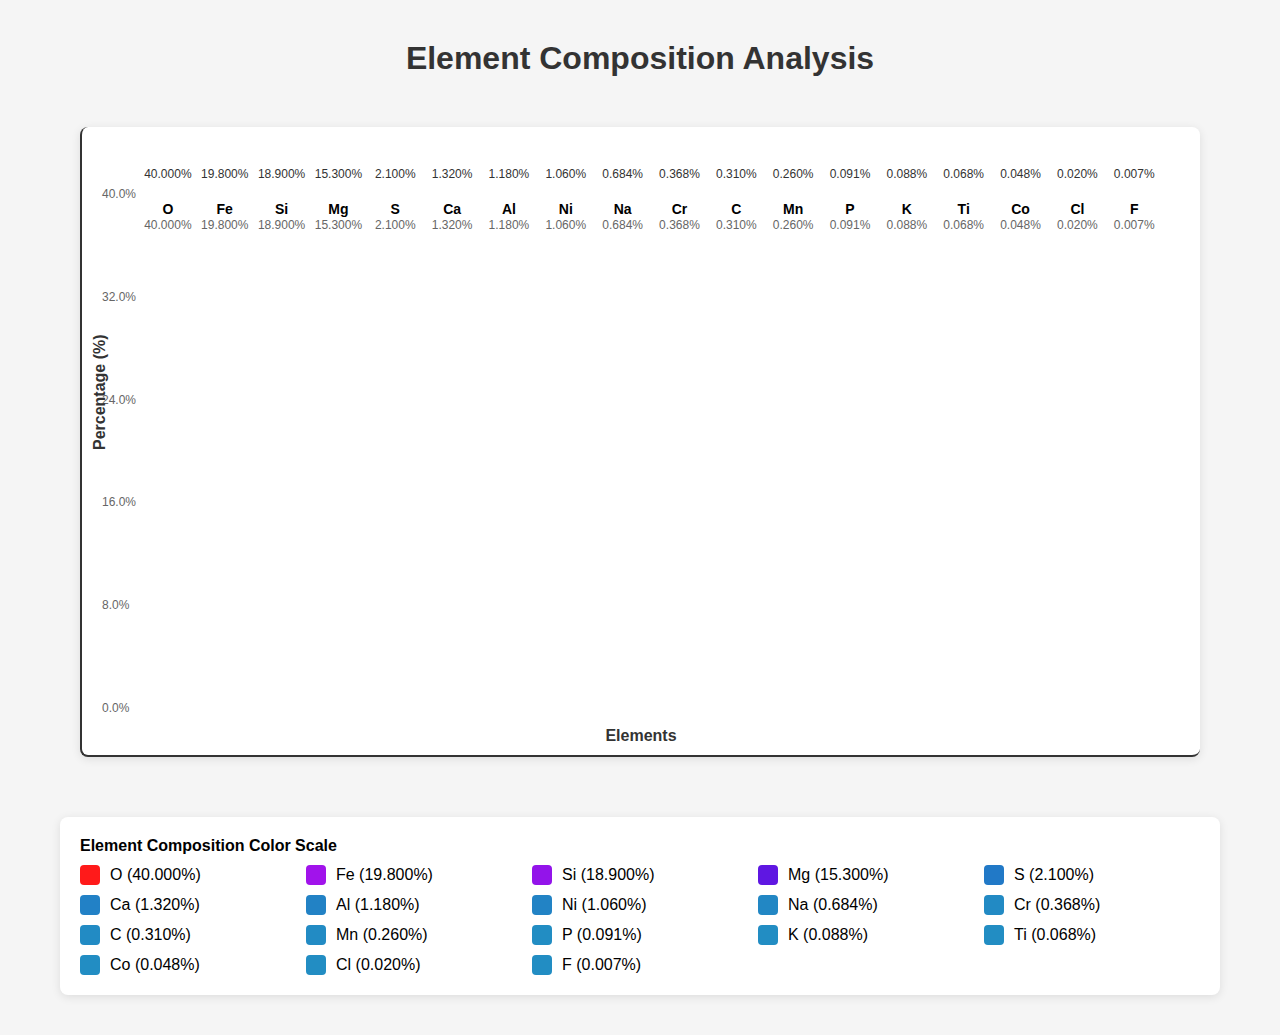
<file: draftgraph.html>
<!DOCTYPE html>
<html>
<head>
    <meta name="viewport" content="width=device-width, initial-scale=1.0">
    <style>
        * {
            margin: 0;
            padding: 0;
            box-sizing: border-box;
        }

        body {
            font-family: Arial, sans-serif;
            background-color: #f5f5f5;
        }

        .container {
            width: 95%;
            max-width: 1200px;
            margin: 20px auto;
            padding: 20px;
        }

        h1 {
            text-align: center;
            color: #333;
            margin-bottom: 30px;
        }

        .chart-wrapper {
            width: 100%;
            overflow-x: auto;
            padding: 20px;
        }

        .chart-container {
            min-width: 800px;
            height: 70vh;
            display: flex;
            align-items: flex-start;
            gap: 0.5%;
            padding: 60px 40px 40px 60px;
            background: white;
            border-radius: 8px;
            box-shadow: 0 2px 10px rgba(0,0,0,0.1);
            position: relative;
            border-left: 2px solid #333;
            border-bottom: 2px solid #333;
        }

        .bar-container {
            display: flex;
            flex-direction: column;
            align-items: center;
            flex: 1;
            position: relative;
        }

        .bar {
            width: 100%;
            max-width: 50px;
            border-radius: 0 0 6px 6px;
            transition: height 1.5s cubic-bezier(0.4, 0, 0.2, 1);
            position: relative;
            bottom: 0;
        }

        .element-label {
            position: absolute;
            bottom: -30px;
            font-weight: bold;
            font-size: clamp(10px, 1.5vw, 14px);
        }

        .percentage-top {
            position: absolute;
            top: -20px;
            left: 50%;
            transform: translateX(-50%);
            color: #333;
            font-size: clamp(10px, 1.5vw, 12px);
            white-space: nowrap;
        }

        .percentage-bottom {
            position: absolute;
            bottom: -45px;
            left: 50%;
            transform: translateX(-50%);
            font-size: clamp(10px, 1.5vw, 12px);
            color: #666;
        }

        .y-axis {
            position: absolute;
            left: 20px;
            top: 60px;
            bottom: 40px;
            display: flex;
            flex-direction: column-reverse;
            justify-content: space-between;
            color: #666;
            font-size: 12px;
        }

        .y-axis-label {
            position: absolute;
            left: -40px;
            top: 50%;
            transform: rotate(-90deg) translateX(50%);
            font-weight: bold;
            color: #333;
        }

        .x-axis-label {
            position: absolute;
            bottom: 10px;
            left: 50%;
            transform: translateX(-50%);
            font-weight: bold;
            color: #333;
        }

        .legend {
            margin-top: 40px;
            padding: 20px;
            background: white;
            border-radius: 8px;
            box-shadow: 0 2px 10px rgba(0,0,0,0.1);
        }

        .legend-title {
            font-weight: bold;
            margin-bottom: 10px;
        }

        .legend-items {
            display: grid;
            grid-template-columns: repeat(auto-fill, minmax(200px, 1fr));
            gap: 10px;
        }

        .legend-item {
            display: flex;
            align-items: center;
            gap: 10px;
        }

        .legend-color {
            width: 20px;
            height: 20px;
            border-radius: 4px;
        }

        @media (max-width: 600px) {
            .container {
                padding: 10px;
            }
            
            h1 {
                font-size: 1.5rem;
            }
        }
    </style>
</head>
<body>
    <div class="container">
        <h1>Element Composition Analysis</h1>
        <div class="chart-wrapper">
            <div class="chart-container" id="chart">
                <div class="y-axis" id="y-axis"></div>
                <div class="y-axis-label">Percentage (%)</div>
                <div class="x-axis-label">Elements</div>
            </div>
        </div>
        <div class="legend">
            <div class="legend-title">Element Composition Color Scale</div>
            <div class="legend-items" id="legend"></div>
        </div>
    </div>

    <script>
        const data = {
            "O": 40,
            "Fe": 19.8,
            "Si": 18.9,
            "Mg": 15.3,
            "S": 2.1,
            "Ni": 1.06,
            "Ca": 1.32,
            "Al": 1.18,
            "Na": 0.684,
            "Cr": 0.368,
            "Mn": 0.26,
            "C": 0.31,
            "P": 0.091,
            "Co": 0.048,
            "K": 0.088,
            "Ti": 0.068,
            "Cl": 0.02,
            "F": 0.007
        };

        // Sort data by value in descending order
        const sortedData = Object.entries(data)
            .sort(([,a], [,b]) => b - a);

        const chartContainer = document.getElementById('chart');
        const legendContainer = document.getElementById('legend');
        const maxValue = Math.max(...Object.values(data));

        // Create Y-axis labels
        const yAxis = document.getElementById('y-axis');
        const ySteps = 5;
        for (let i = 0; i <= ySteps; i++) {
            const label = document.createElement('div');
            label.textContent = `${(maxValue * i / ySteps).toFixed(1)}%`;
            yAxis.appendChild(label);
        }

        // Color scale function based on percentage
        function getColorForPercentage(percentage) {
            const hue = 200 + (percentage / maxValue) * 160;
            const saturation = 70 + (percentage / maxValue) * 30;
            const lightness = 45 + (percentage / maxValue) * 10;
            return `hsl(${hue}, ${saturation}%, ${lightness}%)`;
        }

        // Create and append bars
        sortedData.forEach(([element, value], index) => {
            const barContainer = document.createElement('div');
            barContainer.className = 'bar-container';

            const bar = document.createElement('div');
            bar.className = 'bar';
            bar.style.height = '0';
            const color = getColorForPercentage(value);
            bar.style.backgroundColor = color;
            
            const percentageTop = document.createElement('div');
            percentageTop.className = 'percentage-top';
            percentageTop.textContent = value.toFixed(3) + '%';

            const label = document.createElement('div');
            label.className = 'element-label';
            label.textContent = element;

            const percentageBottom = document.createElement('div');
            percentageBottom.className = 'percentage-bottom';
            percentageBottom.textContent = value.toFixed(3) + '%';

            barContainer.appendChild(bar);
            barContainer.appendChild(percentageTop);
            barContainer.appendChild(label);
            barContainer.appendChild(percentageBottom);
            chartContainer.appendChild(barContainer);

            // Add to legend
            const legendItem = document.createElement('div');
            legendItem.className = 'legend-item';
            
            const legendColor = document.createElement('div');
            legendColor.className = 'legend-color';
            legendColor.style.backgroundColor = color;
            
            const legendText = document.createElement('div');
            legendText.textContent = `${element} (${value.toFixed(3)}%)`;
            
            legendItem.appendChild(legendColor);
            legendItem.appendChild(legendText);
            legendContainer.appendChild(legendItem);

            // Stagger the animations
            setTimeout(() => {
                bar.style.height = `${(value / maxValue) * 100}%`;
            }, index * 100);
        });
    </script>
</body>
</html>
</file>
